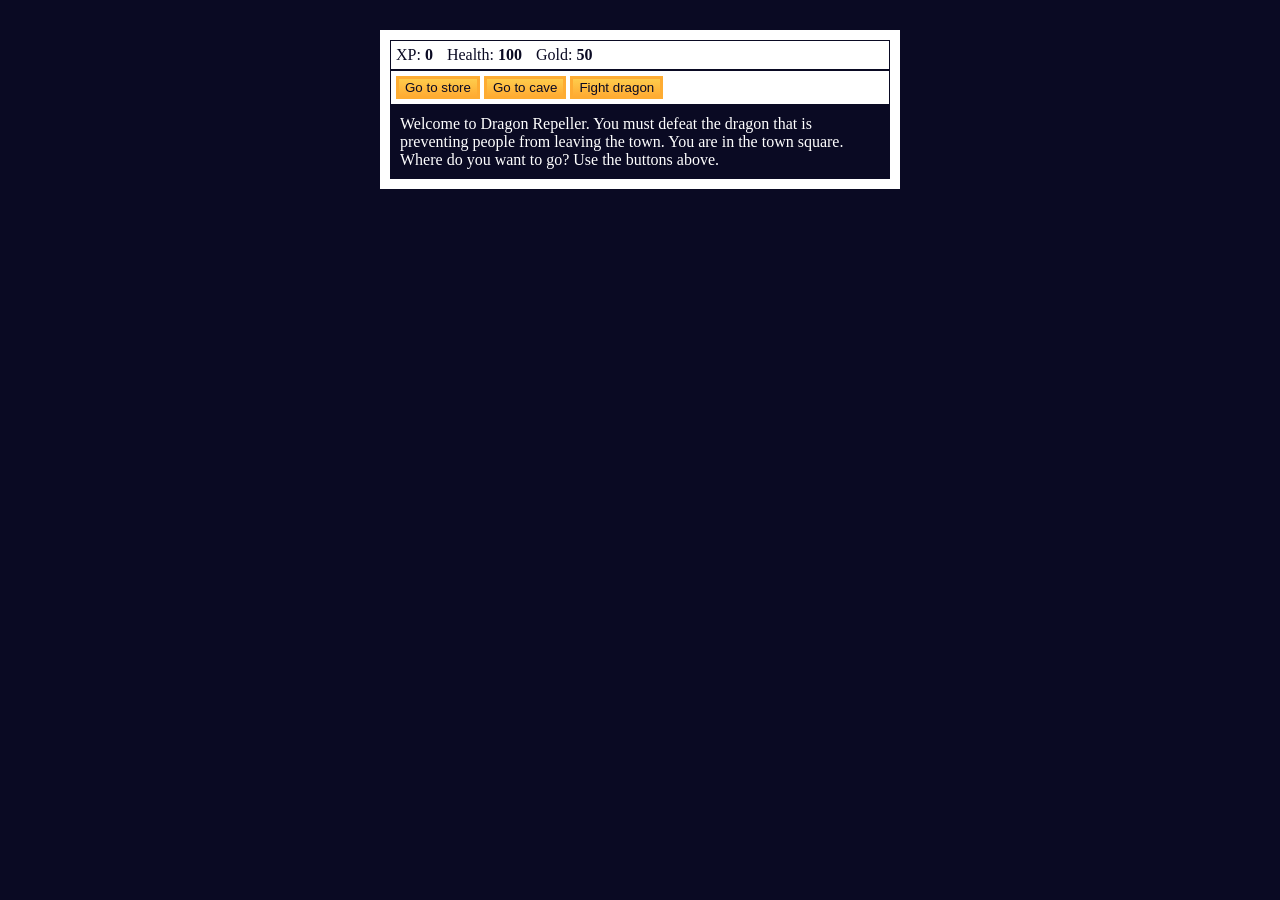
<file: index.html>
<!DOCTYPE html>
<html lang="en">
  <head>
    <meta charset="utf-8">
    <link rel="stylesheet" href="./styles.css">
    <title>RPG - Dragon Repeller</title>
  </head>
  <body>
    <div id="game">
      <div id="stats">
        <span class="stat">XP: <strong><span id="xpText">0</span></strong></span>
        <span class="stat">Health: <strong><span id="healthText">100</span></strong></span>
        <span class="stat">Gold: <strong><span id="goldText">50</span></strong></span>
      </div>
      <div id="controls">
        <button id="button1">Go to store</button>
        <button id="button2">Go to cave</button>
        <button id="button3">Fight dragon</button>
      </div>
      <div id="monsterStats">
        <span class="stat">Monster Name: <strong><span id="monsterName"></span></strong></span>
        <span class="stat">Health: <strong><span id="monsterHealth"></span></strong></span>
      </div>
      <div id="text">
        Welcome to Dragon Repeller. You must defeat the dragon that is preventing people from leaving the town. You are in the town square. Where do you want to go? Use the buttons above.
      </div>
    </div>
    <script src="./script.js"></script>
  </body>
</html>
</file>
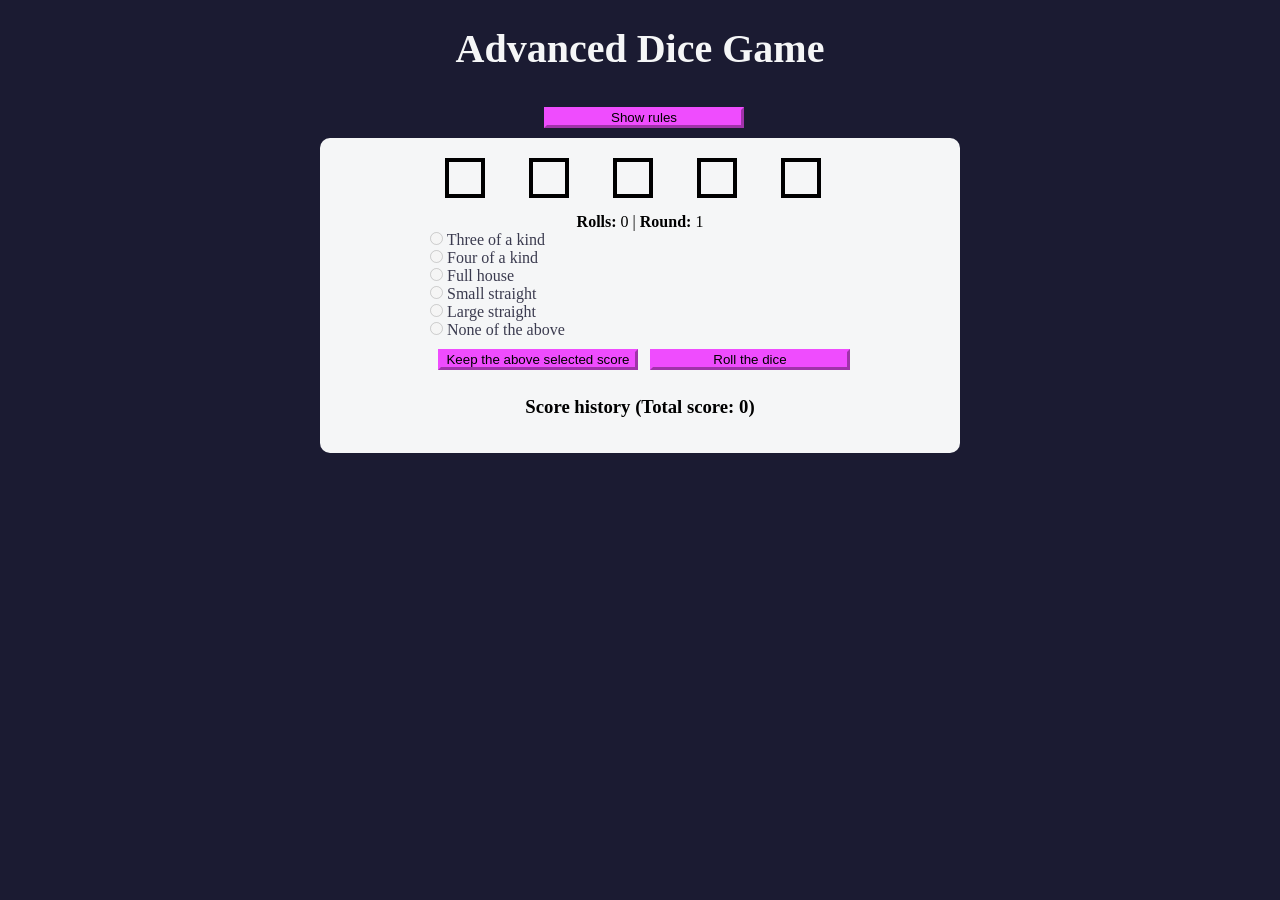
<file: Advanced Dice Game/index.html>
<!DOCTYPE html>
<html lang="en">

<head>
  <meta charset="utf-8" />
  <meta name="viewport" content="width=device-width, initial-scale=1.0" />
  <title>Advanced Dice Game</title>
  <link rel="stylesheet" href="styles.css" />
</head>

<body>
  <header>
    <h1>Advanced Dice Game</h1>
    <button class="btn" id="rules-btn" type="button">Show rules</button>
    <div class="rules-container">
      <h2>Rules</h2>
      <ul>
        <li>There are total of six rounds</li>
        <li>You can only roll the dice three times per round</li>
        <li>To start the game, roll the dice</li>
        <li>
          Then, choose from one of the selected scores or roll the dice again
        </li>
        <li>
          If you choose a selected score, then you will move to the next round
        </li>
        <li>
          If you decline to choose a selected score, then you can roll the
          dice again two more times
        </li>
      </ul>
      <h2 class="points">Points</h2>
      <ul>
        <li>Three of a kind: Sum of all five dice</li>
        <li>Four of a kind: Sum of all five dice</li>
        <li>Full house: Three of a kind and a pair - 25 points</li>
        <li>
          Small straight: Four of the dice have consecutive values - 30 points
        </li>
        <li>
          Large straight: All five dice have consecutive values - 40 points
        </li>
      </ul>
    </div>
  </header>

  <main>
    <form id="game">
      <div id="dice">
        <div class="die"></div>
        <div class="die"></div>
        <div class="die"></div>
        <div class="die"></div>
        <div class="die"></div>
      </div>

      <p class="rounds-text">
        <strong>Rolls:</strong> <span id="current-round-rolls">0</span> |
        <strong>Round:</strong> <span id="current-round">1</span>
      </p>

      <div id="score-options">
        <div>
          <input type="radio" name="score-options" id="three-of-a-kind" value="three-of-a-kind" disabled />
          <label for="three-of-a-kind">Three of a kind<span></span></label>
        </div>
        <div>
          <input type="radio" name="score-options" id="four-of-a-kind" value="four-of-a-kind" disabled />
          <label for="four-of-a-kind">Four of a kind<span></span></label>
        </div>
        <div>
          <input type="radio" name="score-options" id="full-house" value="full-house" disabled />
          <label for="full-house">Full house<span></span></label>
        </div>
        <div>
          <input type="radio" name="score-options" id="small-straight" value="small-straight" disabled />
          <label for="small-straight">Small straight<span></span></label>
        </div>
        <div>
          <input type="radio" name="score-options" id="large-straight" value="large-straight" disabled />
          <label for="large-straight">Large straight<span></span></label>
        </div>

        <div>
          <input type="radio" name="score-options" id="none" value="none" disabled />
          <label for="none">None of the above<span></span></label>
        </div>
      </div>

      <button class="btn" id="keep-score-btn" type="button">
        Keep the above selected score
      </button>
      <button class="btn" id="roll-dice-btn" type="button">
        Roll the dice
      </button>
    </form>

    <div id="scores">
      <h3>Score history (Total score: <span id="total-score">0</span>)</h3>
      <ol id="score-history"></ol>
    </div>
  </main>
  <script src="./script.js"></script>
</body>

</html>
</file>
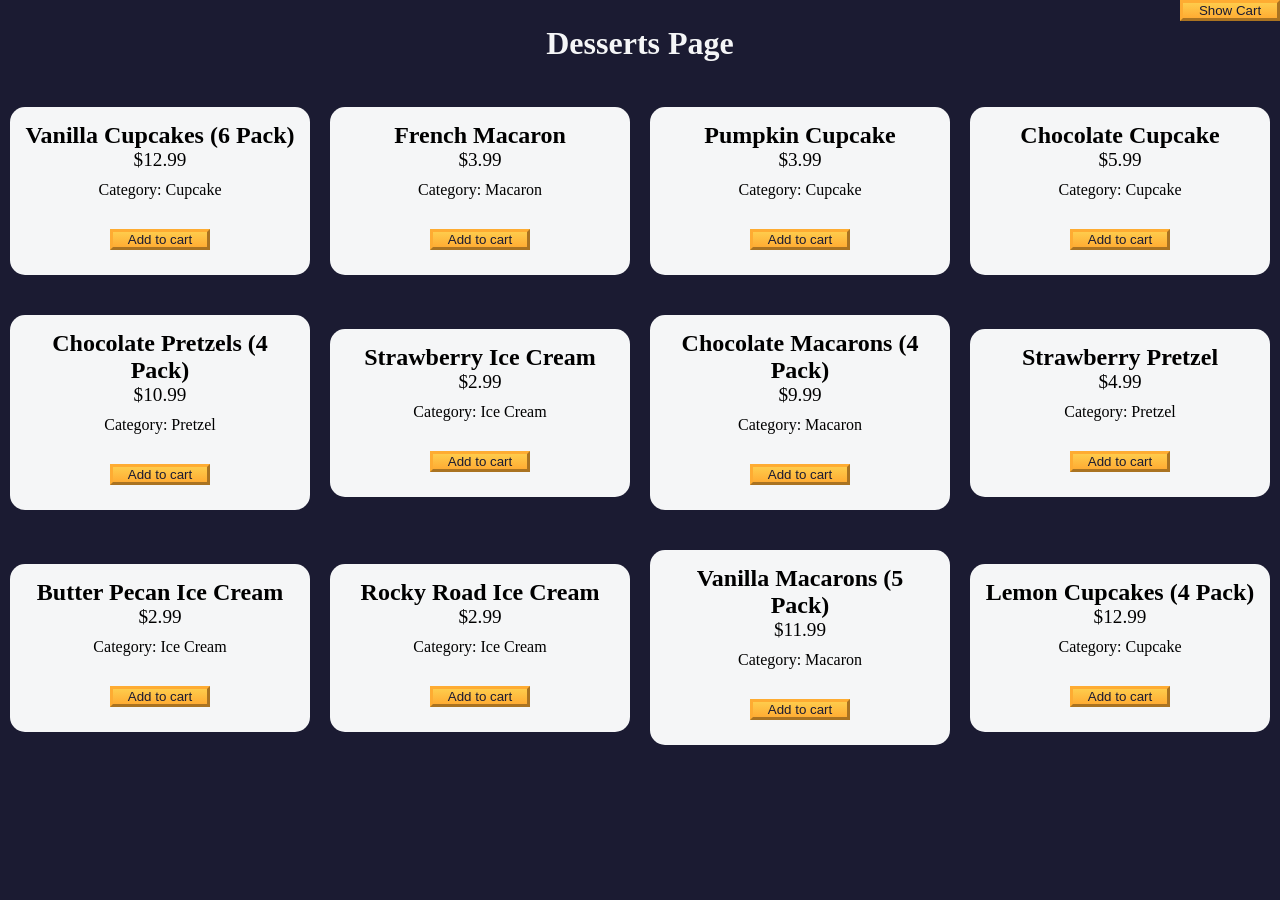
<file: BASIC OOP Shopping Cart/index.html>
<!DOCTYPE html>
<html lang="en">
  <head>
    <meta charset="UTF-8" />
    <meta http-equiv="X-UA-Compatible" content="IE=edge" />
    <meta name="viewport" content="width=device-width, initial-scale=1.0" />
    <title>freeCodeCamp Shopping Cart</title>
    <link rel="stylesheet" href="./styles.css" />
  </head>
  <body>
    <header>
      <h1 class="title">Desserts Page</h1>
    </header>
    <main>
      <button id="cart-btn" type="button" class="btn">
        <span id="show-hide-cart">Show</span> Cart
      </button>
      <div id="cart-container">
        <button class="btn" id="clear-cart-btn">Clear Cart</button>
        <div id="products-container"></div>
        <p>Total number of items: <span id="total-items">0</span></p>
        <p>Subtotal: <span id="subtotal">$0</span></p>
        <p>Taxes: <span id="taxes">$0</span></p>
        <p>Total: <span id="total">$0</span></p>
      </div>
      <div id="dessert-card-container"></div>
    </main>
    <script src="./script.js"></script>
  </body>
</html>
</file>
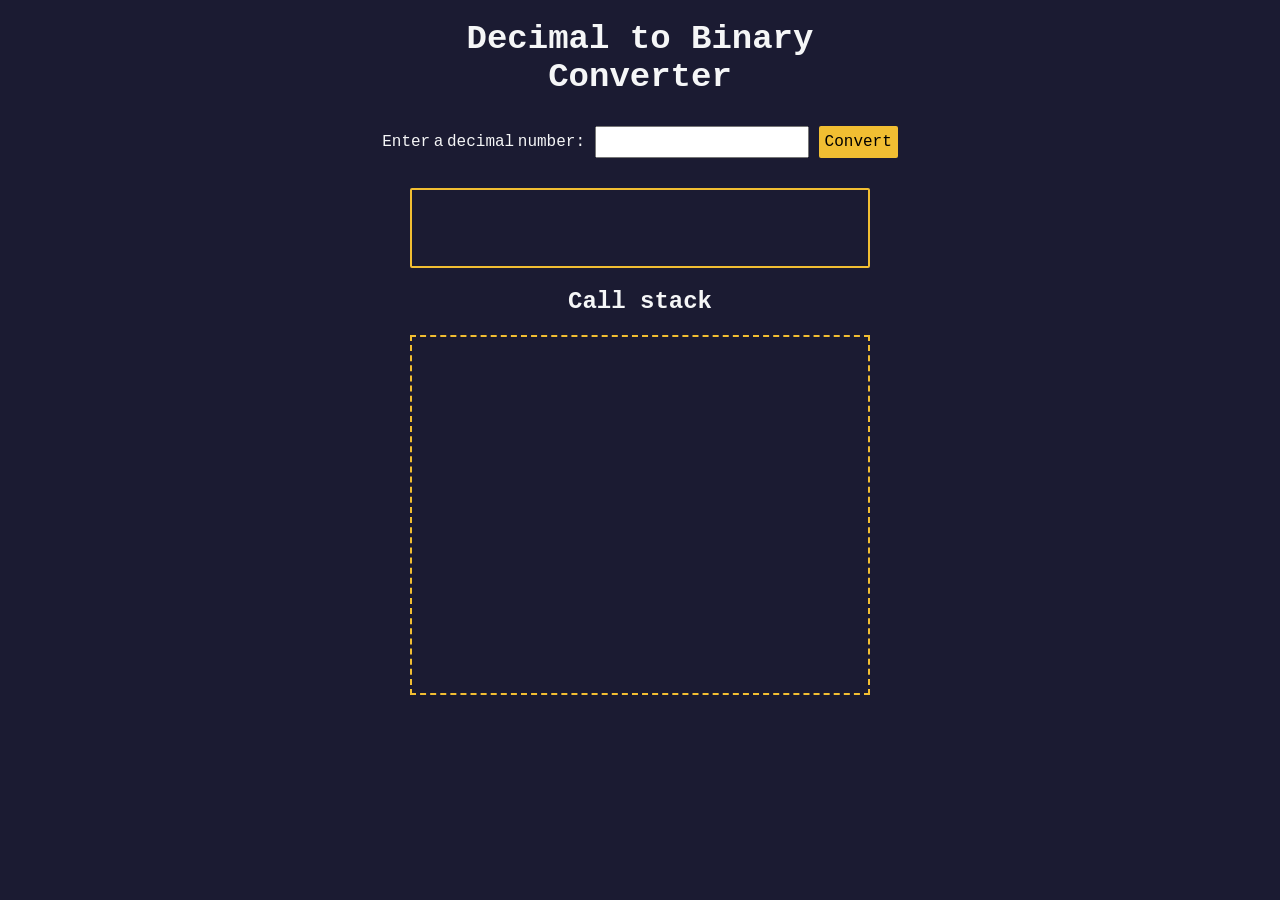
<file: Binary Counter/index.html>
<!DOCTYPE html>
<html lang="en">
  <head>
    <meta charset="UTF-8" />
    <meta http-equiv="X-UA-Compatible" content="IE=edge" />
    <meta name="viewport" content="width=device-width, initial-scale=1.0" />
    <title>Decimal to Binary Converter</title>
    <link rel="stylesheet" href="styles.css" />
  </head>
  <body>
    <h1>
      Decimal to Binary <br />
      Converter
    </h1>
    <section class="input-container">
      <label for="number-input">Enter a decimal number:</label>
      <input
        value=""
        type="number"
        name="decimal number input"
        id="number-input"
        class="number-input"
      />
      <button class="convert-btn" id="convert-btn">Convert</button>
    </section>
    <section class="output-container">
      <output id="result" for="number-input"></output>
      <h2>Call stack</h2>
      <div id="animation-container"></div>
    </section>
    <script src="script.js"></script>
  </body>
</html>
</file>
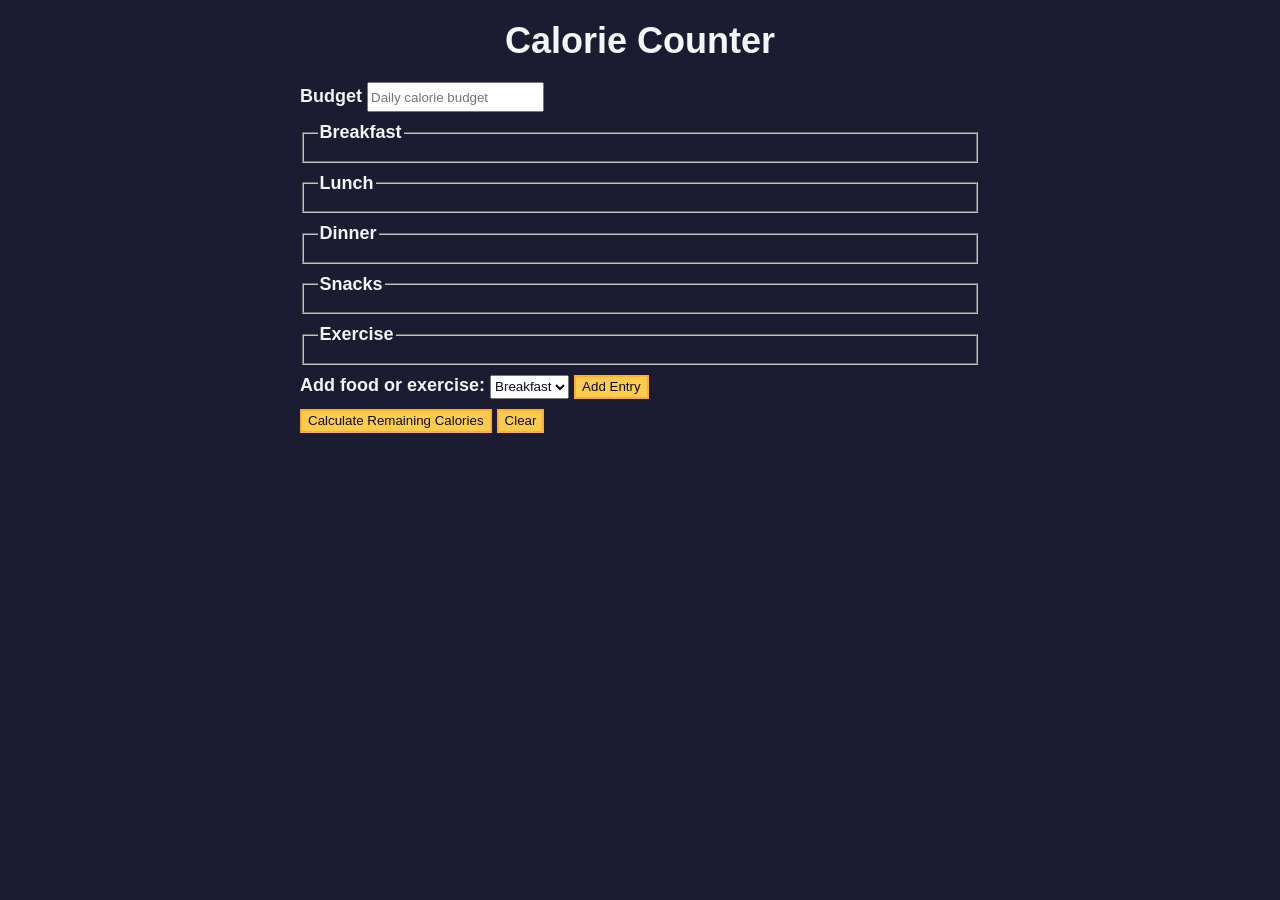
<file: Calorie Counter/index.html>
<!DOCTYPE html>
<html lang="en">
  <head>
    <meta charset="utf-8" />
    <meta name="viewport" content="width=device-width, initial-scale=1.0" />
    <link rel="stylesheet" href="styles.css" />
    <title>Calorie Counter</title>
  </head>
  <body>
    <main>
      <h1>Calorie Counter</h1>
      <div class="container">
        <form id="calorie-counter">
          <label for="budget">Budget</label>
          <input
            type="number"
            min="0"
            id="budget"
            placeholder="Daily calorie budget"
            required
          />
          <fieldset id="breakfast">
            <legend>Breakfast</legend>
            <div class="input-container"></div>
          </fieldset>
          <fieldset id="lunch">
            <legend>Lunch</legend>
            <div class="input-container"></div>
          </fieldset>
          <fieldset id="dinner">
            <legend>Dinner</legend>
            <div class="input-container"></div>
          </fieldset>
          <fieldset id="snacks">
            <legend>Snacks</legend>
            <div class="input-container"></div>
          </fieldset>
          <fieldset id="exercise">
            <legend>Exercise</legend>
            <div class="input-container"></div>
          </fieldset>
          <div class="controls">
            <span>
              <label for="entry-dropdown">Add food or exercise:</label>
              <select id="entry-dropdown" name="options">
                <option value="breakfast" selected>Breakfast</option>
                <option value="lunch">Lunch</option>
                <option value="dinner">Dinner</option>
                <option value="snacks">Snacks</option>
                <option value="exercise">Exercise</option>
              </select>
              <button type="button" id="add-entry">Add Entry</button>
            </span>
          </div>
          <div>
            <button type="submit">
              Calculate Remaining Calories
            </button>
            <button type="button" id="clear">Clear</button>
          </div>
        </form>
        <div id="output" class="output hide"></div>
      </div>
    </main>
    <script src="./script.js"></script>
  </body>
</html>
</file>
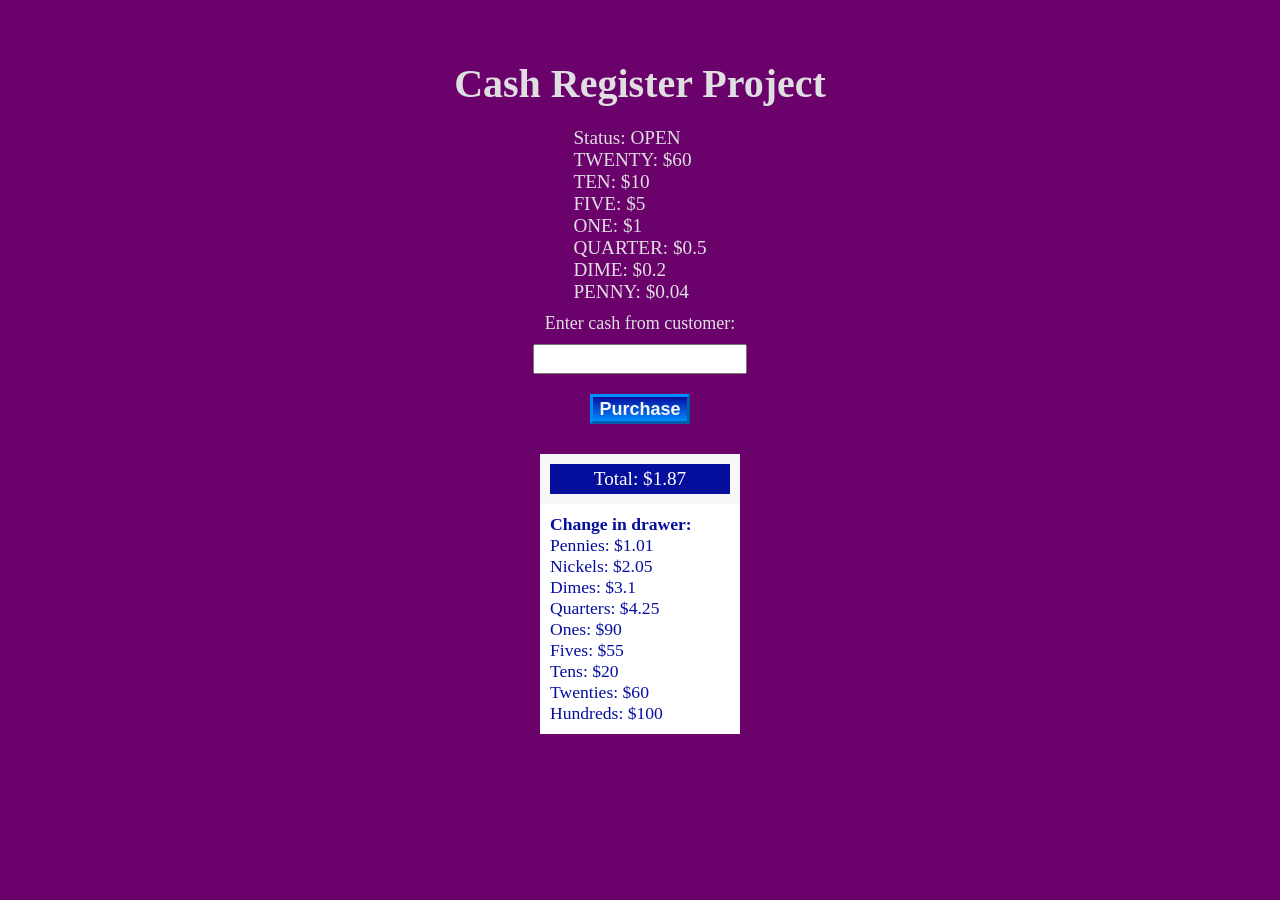
<file: Cash Register/index.html>
<!DOCTYPE html>
<html lang="en"><head>
    <meta charset="UTF-8">
    <meta name="viewport" content="width=device-width, initial-scale=1.0">
    <title>Cash Register</title>
    <link rel="stylesheet" href="./styles.css">
  </head>
  <body>
    <main>
      <h1>Cash Register Project</h1>
      <div id="change-due"><p>Status: OPEN</p><p>TWENTY: $60</p><p>TEN: $10</p><p>FIVE: $5</p><p>ONE: $1</p><p>QUARTER: $0.5</p><p>DIME: $0.2</p><p>PENNY: $0.04</p></div>
      <div class="input-div">
        <label for="cash">Enter cash from customer:</label>
        <input type="number" id="cash" class="user-input" value="">
        <button class="check-btn-styles" id="purchase-btn">Purchase</button>
      </div>
      <div class="container">
        <div class="top-display-screen-container">
          <p id="price-screen" class="price-screen">Total: $3.26</p>
          <div id="cash-drawer-display" class="cash-drawer-display"><p><strong>Change in drawer:</strong></p>
    <p>Pennies: $0.85</p><p>Nickels: $2.05</p><p>Dimes: $2.3</p><p>Quarters: $2.25</p><p>Ones: $86</p><p>Fives: $40</p><p>Tens: $0</p><p>Twenties: $0</p><p>Hundreds: $100</p>
  </div>
    </main>
    <script src="./script.js"></script>
  </body>
</html>
</file>
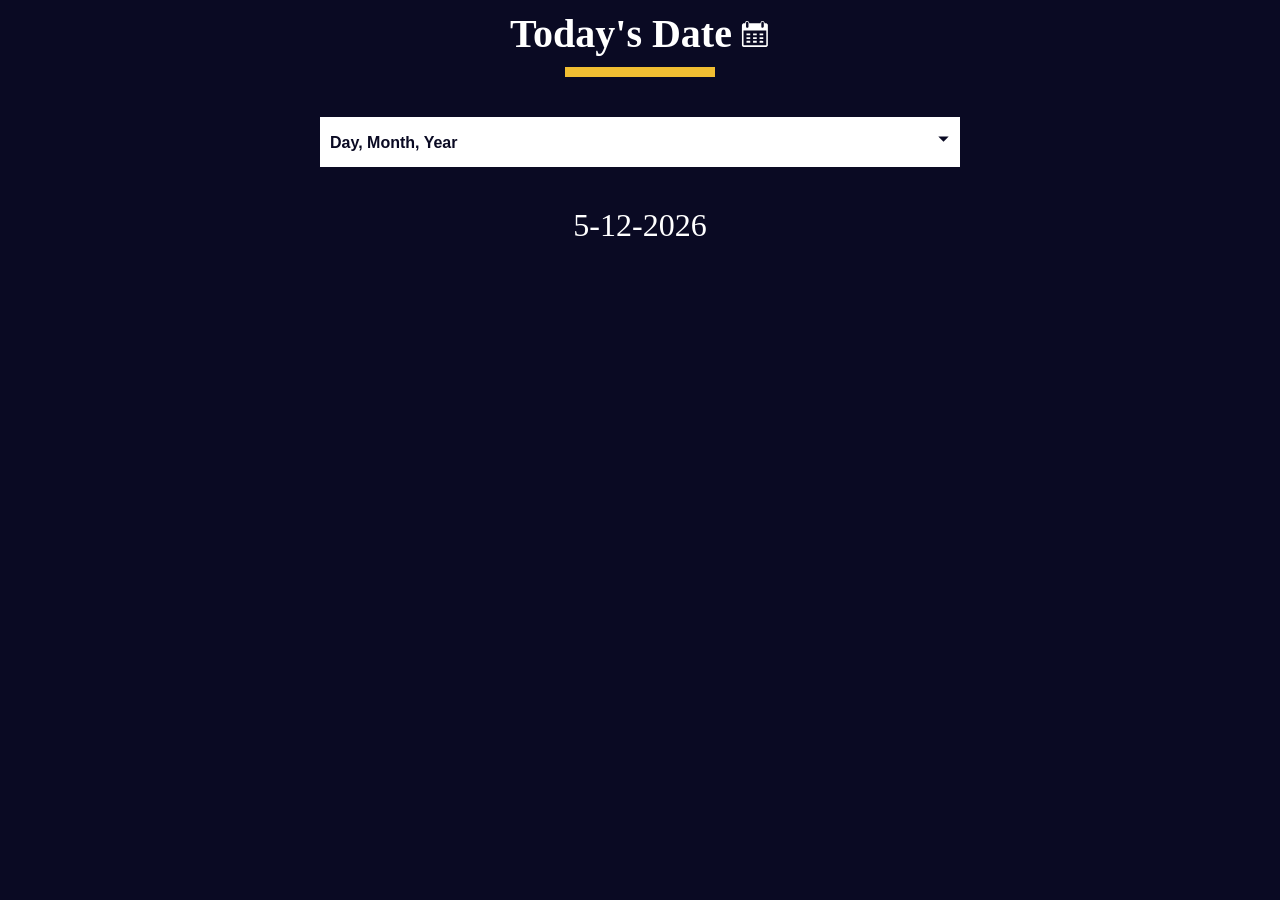
<file: Date Formatter/index.html>
<!DOCTYPE html>
<html lang="en">
  <head>
    <meta charset="UTF-8" />
    <meta http-equiv="X-UA-Compatible" content="IE=edge" />
    <meta name="viewport" content="width=device-width, initial-scale=1.0" />
    <title>Learn the Date Object by Building a Date Formatter</title>
    <link rel="stylesheet" href="./styles.css" />
  </head>
  <body>
    <main>
      <div class="title-container">
        <h1 class="title">Today's Date</h1>

        <svg
          class="date-svg"
          xmlns="http://www.w3.org/2000/svg"
          version="1.0"
          width="512.000000pt"
          height="512.000000pt"
          viewBox="0 0 512.000000 512.000000"
          preserveAspectRatio="xMidYMid meet"
        >
          <g
            transform="translate(0.000000,512.000000) scale(0.100000,-0.100000)"
            fill="#fff"
            stroke="none"
          >
            <path
              d="M1145 4777 c-71 -24 -120 -54 -164 -102 -59 -64 -83 -124 -89 -216 l-4 -77 -147 -3 c-142 -4 -149 -5 -213 -37 -81 -40 -149 -111 -177 -188 -21 -54 -21 -64 -21 -1789 0 -1725 0 -1735 21 -1789 28 -77 96 -148 177 -188 l67 -33 1950 0 1950 0 67 33 c74 36 133 96 170 170 l23 47 0 1760 0 1760 -23 47 c-37 74 -96 134 -169 170 -63 31 -71 32 -213 36 l-148 4 -4 77 c-8 133 -82 242 -200 297 -54 25 -75 29 -148 29 -94 -1 -151 -20 -220 -75 -75 -59 -130 -181 -130 -287 l0 -43 -954 0 -954 0 -7 74 c-12 137 -89 251 -201 303 -66 30 -179 39 -239 20z m209 -164 c23 -16 52 -49 66 -73 l25 -45 0 -365 0 -365 -28 -47 c-30 -52 -88 -92 -149 -103 -54 -10 -137 17 -175 57 -65 69 -64 60 -61 471 l3 373 27 41 c17 26 45 50 80 68 71 35 151 31 212 -12z m2594 11 c41 -20 59 -37 82 -78 l30 -51 0 -360 c0 -329 -2 -364 -19 -401 -36 -79 -137 -133 -222 -119 -57 10 -125 58 -151 107 -23 42 -23 50 -26 388 -3 377 -1 403 51 465 62 76 162 95 255 49z m537 -2717 l0 -1239 -24 -19 c-23 -19 -67 -19 -1916 -19 -1849 0 -1893 0 -1916 19 l-24 19 -3 1241 -2 1241 1942 -2 1943 -3 0 -1238z"
            />
            <path
              d="M1112 2493 l3 -158 318 -3 317 -2 0 160 0 160 -320 0 -321 0 3 -157z"
            />
            <path
              d="M2230 2490 l0 -160 315 0 315 0 0 160 0 160 -315 0 -315 0 0 -160z"
            />
            <path
              d="M3342 2493 l3 -158 310 0 310 0 3 158 3 157 -316 0 -316 0 3 -157z"
            />
            <path
              d="M1110 1855 l0 -155 320 0 320 0 0 155 0 155 -320 0 -320 0 0 -155z"
            />
            <path
              d="M2230 1855 l0 -155 315 0 315 0 0 155 0 155 -315 0 -315 0 0 -155z"
            />
            <path
              d="M3340 1855 l0 -155 315 0 315 0 0 155 0 155 -315 0 -315 0 0 -155z"
            />
            <path
              d="M1117 1383 c-4 -3 -7 -78 -7 -165 l0 -158 320 0 320 0 0 165 0 165 -313 0 c-173 0 -317 -3 -320 -7z"
            />
            <path
              d="M2230 1225 l0 -165 315 0 315 0 0 165 0 165 -315 0 -315 0 0 -165z"
            />
            <path
              d="M3347 1383 c-4 -3 -7 -78 -7 -165 l0 -158 315 0 315 0 -2 163 -3 162 -306 3 c-168 1 -308 -1 -312 -5z"
            />
          </g>
        </svg>
      </div>
      <div class="divider"></div>

      <div class="dropdown-container">
        <select name="date-options" id="date-options">
          <option value="dd-mm-yyyy">Day, Month, Year</option>
          <option value="yyyy-mm-dd">Year, Month, Day</option>
          <option value="mm-dd-yyyy-h-mm">
            Month, Day, Year, Hours, Minutes
          </option>
        </select>
        <div class="select-icon">
          <svg
            class="icon"
            xmlns="http://www.w3.org/2000/svg"
            width="25"
            height="35"
            viewBox="0 0 24 24"
          >
            <rect x="0" fill="none" width="24" height="24" />

            <g>
              <path d="M7 10l5 5 5-5" />
            </g>
          </svg>
        </div>
      </div>

      <p id="current-date"></p>
    </main>

    <script src="./script.js"></script>
  </body>
</html>
</file>
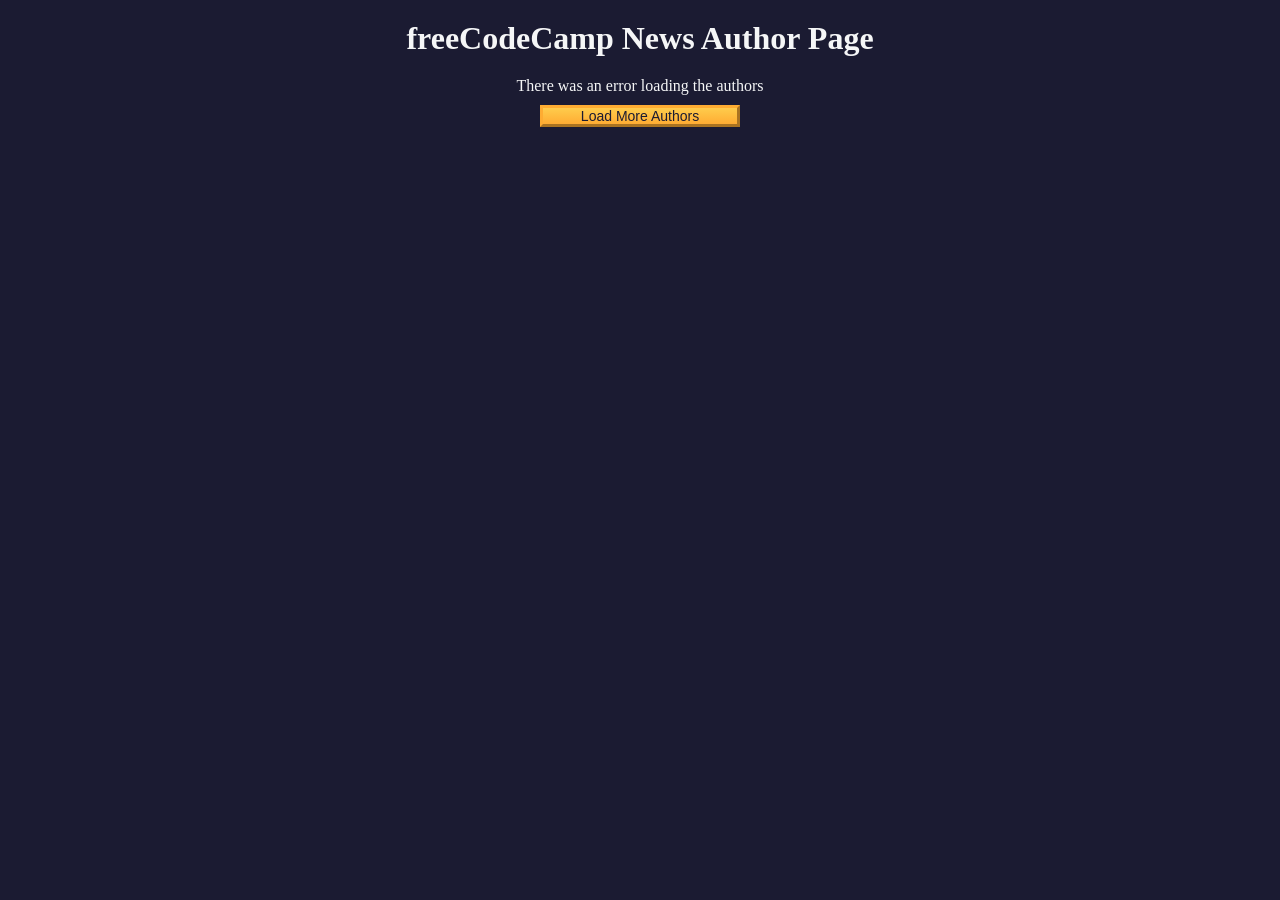
<file: Fetch and Promises/index.html>
<!DOCTYPE html>
<html lang="en">
  <head>
    <meta charset="UTF-8" />
    <meta http-equiv="X-UA-Compatible" content="IE=edge" />
    <meta name="viewport" content="width=device-width, initial-scale=1.0" />
    <title>freeCodeCamp News Author Page</title>
    <link rel="stylesheet" href="./styles.css" />
  </head>
  <body>
    <h1 class="title">freeCodeCamp News Author Page</h1>

    <main>
      <div id="author-container"></div>
      <button class="btn" id="load-more-btn">Load More Authors</button>
    </main>

    <script src="./script.js"></script>
  </body>
</html>
</file>
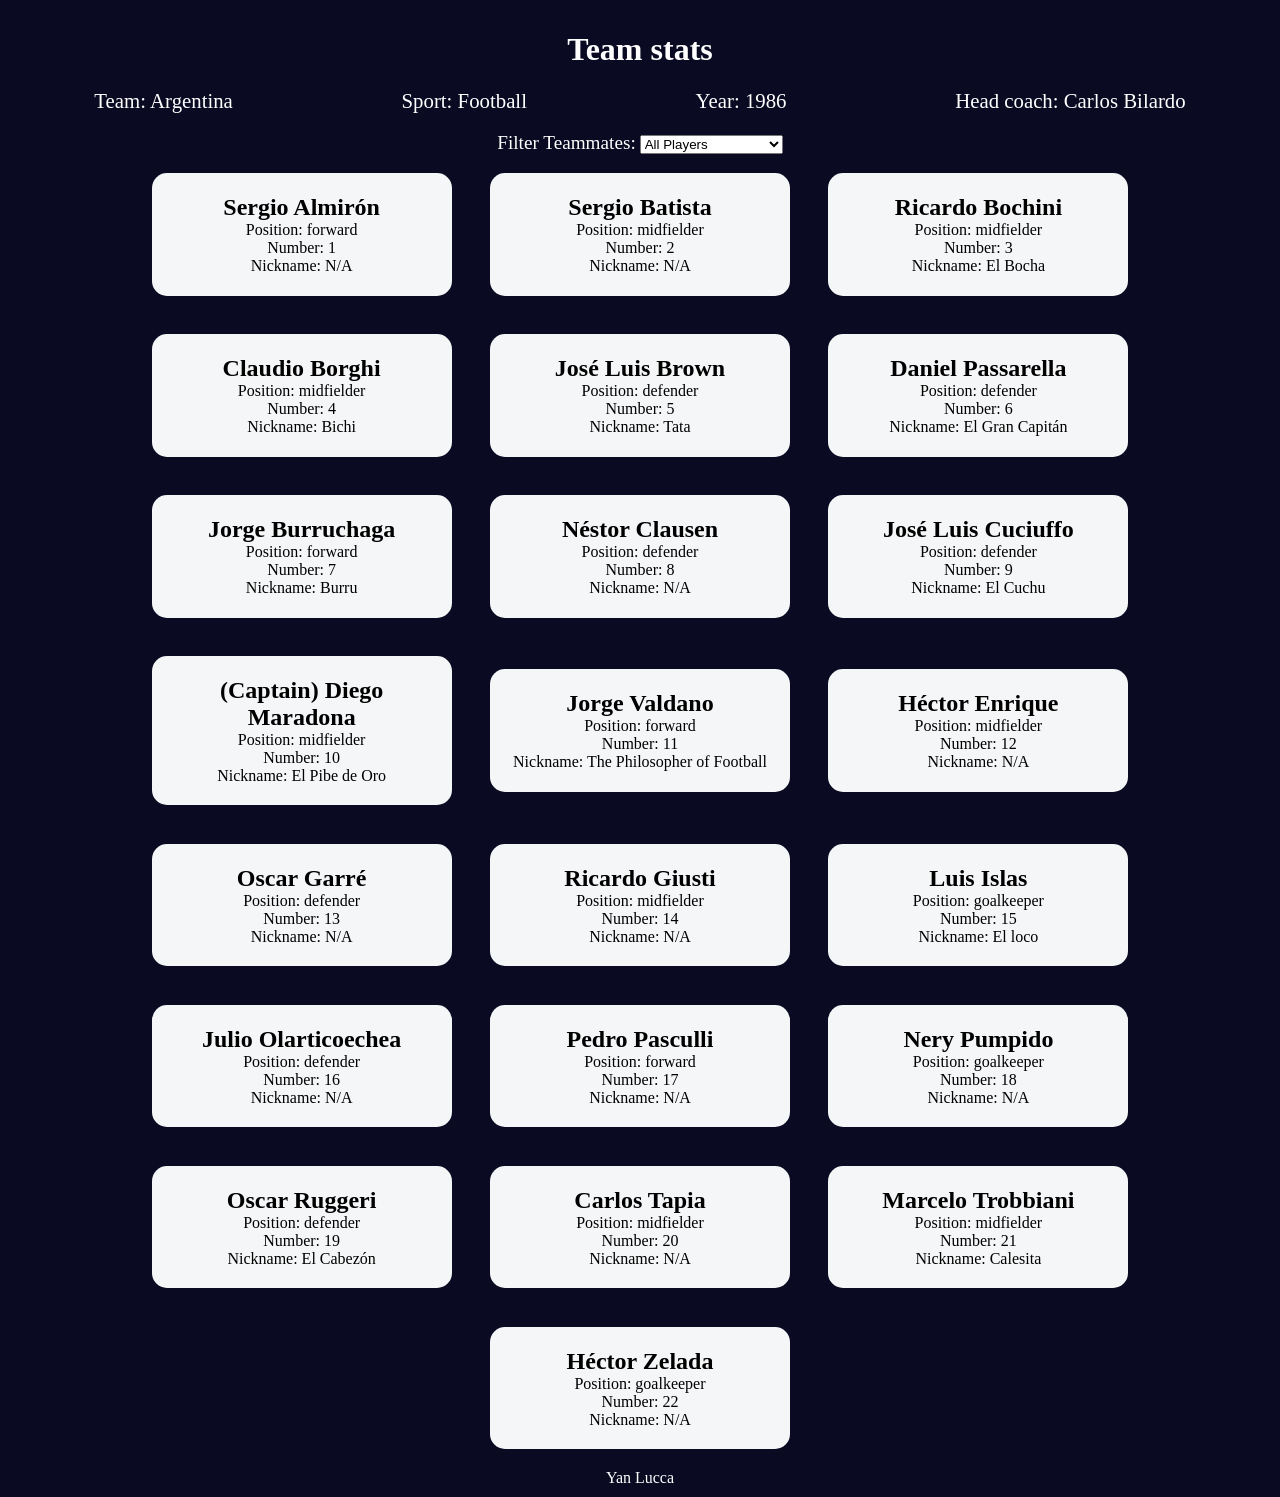
<file: Football Team Cards/index.html>
<!DOCTYPE html>
<html lang="en">
  <head>
    <meta charset="UTF-8" />
    <meta http-equiv="X-UA-Compatible" content="IE=edge" />
    <meta name="viewport" content="width=device-width, initial-scale=1.0" />
    <title>
      Learn Modern JavaScript methods by building football team cards
    </title>
    <link rel="stylesheet" href="styles.css" />
  </head>
  <body>
    <h1 class="title">Team stats</h1>
    <main>
      <div class="team-stats">
        <p>Team: <span id="team"></span></p>
        <p>Sport: <span id="sport"></span></p>
        <p>Year: <span id="year"></span></p>
        <p>Head coach: <span id="head-coach"></span></p>
      </div>
      <label class="options-label" for="players">Filter Teammates:</label>
      <select name="players" id="players">
        <option value="all">All Players</option>
        <option value="nickname">Nicknames</option>
        <option value="forward">Position Forward</option>
        <option value="midfielder">Position Midfielder</option>
        <option value="defender">Position Defender</option>
        <option value="goalkeeper">Position Goalkeeper</option>
      </select>
      <div class="cards" id="player-cards">
        <div class="player-card">
          <h2>Sergio Almirón</h2>
          <p>Position: forward</p>
          <p>Number: 1</p>
          <p>Nickname: N/A</p>
        </div>
        <div class="player-card">
          <h2>Sergio Batista</h2>
          <p>Position: midfielder</p>
          <p>Number: 2</p>
          <p>Nickname: N/A</p>
        </div>
        <div class="player-card">
          <h2>Ricardo Bochini</h2>
          <p>Position: midfielder</p>
          <p>Number: 3</p>
          <p>Nickname: El Bocha</p>
        </div>
        <div class="player-card">
          <h2>Claudio Borghi</h2>
          <p>Position: midfielder</p>
          <p>Number: 4</p>
          <p>Nickname: Bichi</p>
        </div>
        <div class="player-card">
          <h2>José Luis Brown</h2>
          <p>Position: defender</p>
          <p>Number: 5</p>
          <p>Nickname: Tata</p>
        </div>
        <div class="player-card">
          <h2>Daniel Passarella</h2>
          <p>Position: defender</p>
          <p>Number: 6</p>
          <p>Nickname: El Gran Capitán</p>
        </div>
        <div class="player-card">
          <h2>Jorge Burruchaga</h2>
          <p>Position: forward</p>
          <p>Number: 7</p>
          <p>Nickname: Burru</p>
        </div>
        <div class="player-card">
          <h2>Néstor Clausen</h2>
          <p>Position: defender</p>
          <p>Number: 8</p>
          <p>Nickname: N/A</p>
        </div>
        <div class="player-card">
          <h2>José Luis Cuciuffo</h2>
          <p>Position: defender</p>
          <p>Number: 9</p>
          <p>Nickname: El Cuchu</p>
        </div>
        <div class="player-card">
          <h2>(Captain) Diego Maradona</h2>
          <p>Position: midfielder</p>
          <p>Number: 10</p>
          <p>Nickname: El Pibe de Oro</p>
        </div>
        <div class="player-card">
          <h2>Jorge Valdano</h2>
          <p>Position: forward</p>
          <p>Number: 11</p>
          <p>Nickname: The Philosopher of Football</p>
        </div>
        <div class="player-card">
          <h2>Héctor Enrique</h2>
          <p>Position: midfielder</p>
          <p>Number: 12</p>
          <p>Nickname: N/A</p>
        </div>
        <div class="player-card">
          <h2>Oscar Garré</h2>
          <p>Position: defender</p>
          <p>Number: 13</p>
          <p>Nickname: N/A</p>
        </div>
        <div class="player-card">
          <h2>Ricardo Giusti</h2>
          <p>Position: midfielder</p>
          <p>Number: 14</p>
          <p>Nickname: N/A</p>
        </div>
        <div class="player-card">
          <h2>Luis Islas</h2>
          <p>Position: goalkeeper</p>
          <p>Number: 15</p>
          <p>Nickname: El loco</p>
        </div>
        <div class="player-card">
          <h2>Julio Olarticoechea</h2>
          <p>Position: defender</p>
          <p>Number: 16</p>
          <p>Nickname: N/A</p>
        </div>
        <div class="player-card">
          <h2>Pedro Pasculli</h2>
          <p>Position: forward</p>
          <p>Number: 17</p>
          <p>Nickname: N/A</p>
        </div>
        <div class="player-card">
          <h2>Nery Pumpido</h2>
          <p>Position: goalkeeper</p>
          <p>Number: 18</p>
          <p>Nickname: N/A</p>
        </div>
        <div class="player-card">
          <h2>Oscar Ruggeri</h2>
          <p>Position: defender</p>
          <p>Number: 19</p>
          <p>Nickname: El Cabezón</p>
        </div>
        <div class="player-card">
          <h2>Carlos Tapia</h2>
          <p>Position: midfielder</p>
          <p>Number: 20</p>
          <p>Nickname: N/A</p>
        </div>
        <div class="player-card">
          <h2>Marcelo Trobbiani</h2>
          <p>Position: midfielder</p>
          <p>Number: 21</p>
          <p>Nickname: Calesita</p>
        </div>
        <div class="player-card">
          <h2>Héctor Zelada</h2>
          <p>Position: goalkeeper</p>
          <p>Number: 22</p>
          <p>Nickname: N/A</p>
        </div>
      </div>
    </main>
    <footer>Yan Lucca</footer>
    <script src="./script.js"></script>
  </body>
</html>
</file>
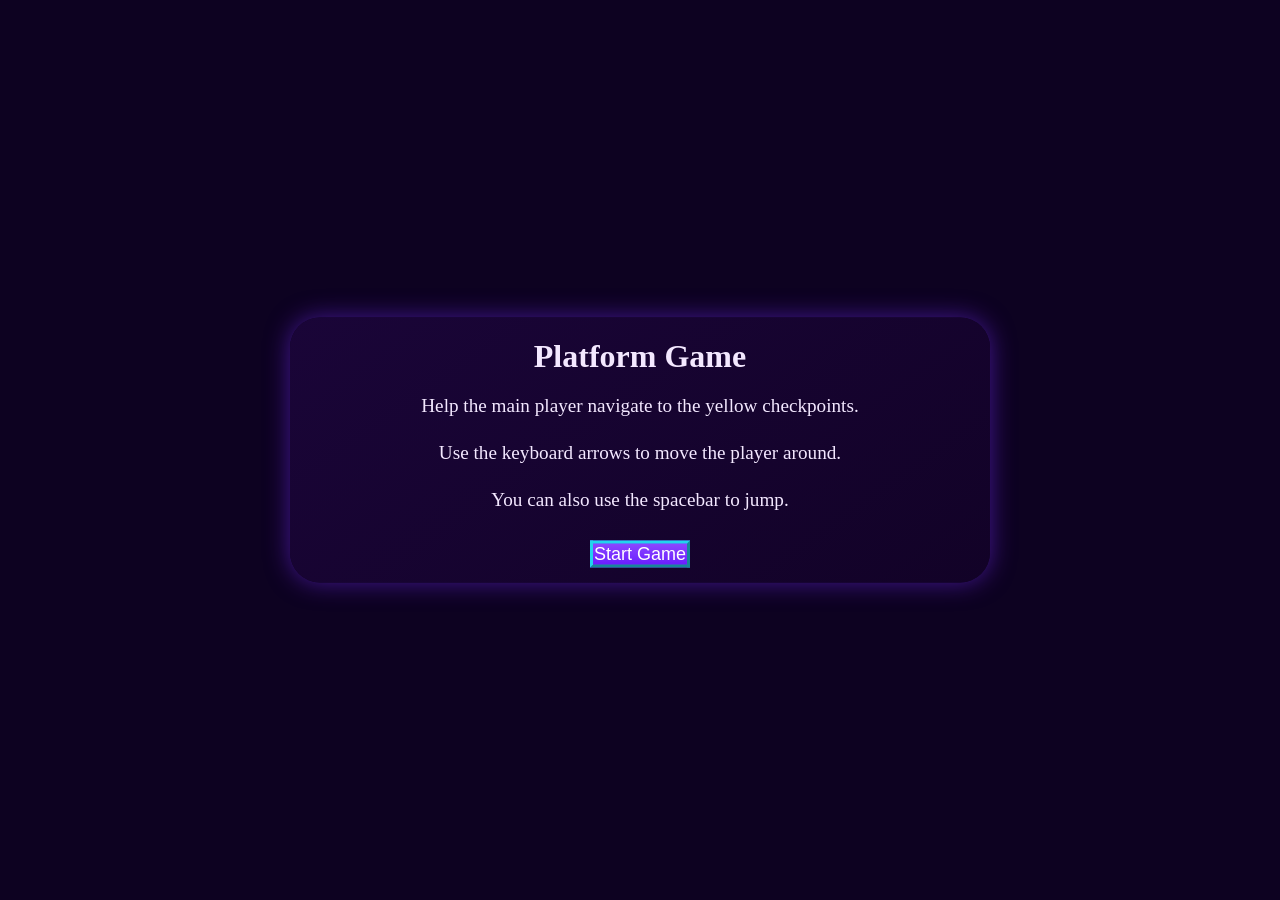
<file: Intermediate OOP Platformer Game/index.html>
<!DOCTYPE html>
<html lang="en">
  <head>
    <meta charset="UTF-8" />
    <meta http-equiv="X-UA-Compatible" content="IE=edge" />
    <meta name="viewport" content="width=device-width, initial-scale=1.0" />
    <title>Intermediate OOP Platformer Game</title>
    <link rel="stylesheet" href="./styles.css" />
  </head>
  <body>
    <div class="start-screen">
      <h1 class="main-title">Platform Game</h1>
      <p class="instructions">
        Help the main player navigate to the yellow checkpoints.
      </p>
      <p class="instructions">
        Use the keyboard arrows to move the player around.
      </p>
      <p class="instructions">You can also use the spacebar to jump.</p>

      <div class="btn-container">
        <button class="btn" id="start-btn">Start Game</button>
      </div>
    </div>

    <div class="checkpoint-screen">
      <h2>Congrats!</h2>
      <p>You reached the last checkpoint.</p>
    </div>

    <canvas id="canvas"></canvas>

    <script src="./script.js"></script>
  </body>
</html>
</file>
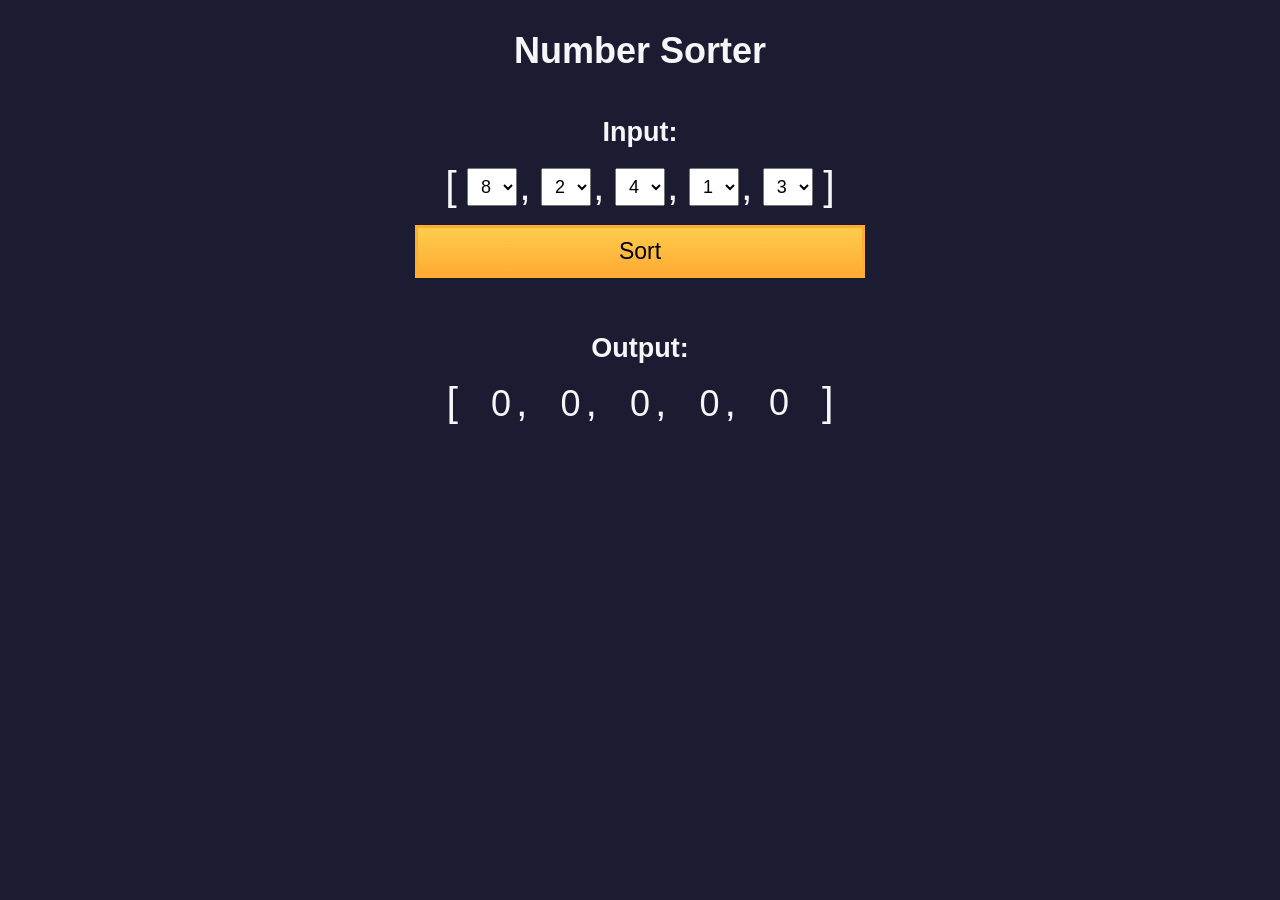
<file: Number Sorter/index.html>
<!DOCTYPE html>
<html>
  <head>
    <meta charset="UTF-8" />
    <meta name="viewport" content="width=device-width, initial-scale=1.0" />
    <link rel="stylesheet" type="text/css" href="./styles.css" />
    <title>Number Sorter</title>
  </head>
  <body>
    <main>
      <h1>Number Sorter</h1>
      <form id="form" class="form">
        <h2>Input:</h2>
        <fieldset>
          <span class="bracket">[</span>
          <div>
            <select
              name="values"
              class="values-dropdown"
              aria-label="first number"
            >
              <option value="0">0</option>
              <option value="1">1</option>
              <option value="2">2</option>
              <option value="3">3</option>
              <option value="4">4</option>
              <option value="5">5</option>
              <option value="6">6</option>
              <option value="7">7</option>
              <option value="8" selected>8</option>
              <option value="9">9</option>
            </select>
            <span class="comma">,</span>
          </div>
          <div>
            <select
              name="values"
              class="values-dropdown"
              aria-label="second number"
            >
              <option value="0">0</option>
              <option value="1">1</option>
              <option value="2" selected>2</option>
              <option value="3">3</option>
              <option value="4">4</option>
              <option value="5">5</option>
              <option value="6">6</option>
              <option value="7">7</option>
              <option value="8">8</option>
              <option value="9">9</option>
            </select>
            <span class="comma">,</span>
          </div>
          <div>
            <select
              name="values"
              class="values-dropdown"
              aria-label="third number"
            >
              <option value="0">0</option>
              <option value="1">1</option>
              <option value="2">2</option>
              <option value="3">3</option>
              <option value="4" selected>4</option>
              <option value="5">5</option>
              <option value="6">6</option>
              <option value="7">7</option>
              <option value="8">8</option>
              <option value="9">9</option>
            </select>
            <span class="comma">,</span>
          </div>
          <div>
            <select
              name="values"
              class="values-dropdown"
              aria-label="fourth number"
            >
              <option value="0">0</option>
              <option value="1" selected>1</option>
              <option value="2">2</option>
              <option value="3">3</option>
              <option value="4">4</option>
              <option value="5">5</option>
              <option value="6">6</option>
              <option value="7">7</option>
              <option value="8">8</option>
              <option value="9">9</option>
            </select>
            <span class="comma">,</span>
          </div>
          <div>
            <select
              name="values"
              class="values-dropdown"
              aria-label="fifth number"
            >
              <option value="0">0</option>
              <option value="1">1</option>
              <option value="2">2</option>
              <option value="3" selected>3</option>
              <option value="4">4</option>
              <option value="5">5</option>
              <option value="6">6</option>
              <option value="7">7</option>
              <option value="8">8</option>
              <option value="9">9</option>
            </select>
          </div>
          <span class="bracket">]</span>
        </fieldset>
        <button id="sort">Sort</button>
      </form>
      <div class="output-container">
        <h2>Output:</h2>
        <div class="output-array">
          <span class="bracket">[</span>
          <div>
            <span class="output-value" id="output-value-0">0</span>
            <span class="comma">,</span>
          </div>
          <div>
            <span class="output-value" id="output-value-1">0</span>
            <span class="comma">,</span>
          </div>
          <div>
            <span class="output-value" id="output-value-2">0</span>
            <span class="comma">,</span>
          </div>
          <div>
            <span class="output-value" id="output-value-3">0</span>
            <span class="comma">,</span>
          </div>
          <div>
            <span class="output-value" id="output-value-4">0</span>
          </div>
            <span class="bracket">]</span>
        </div>
      </div>
    </main>
    <script src="./script.js"></script>
  </body>
</html>
</file>
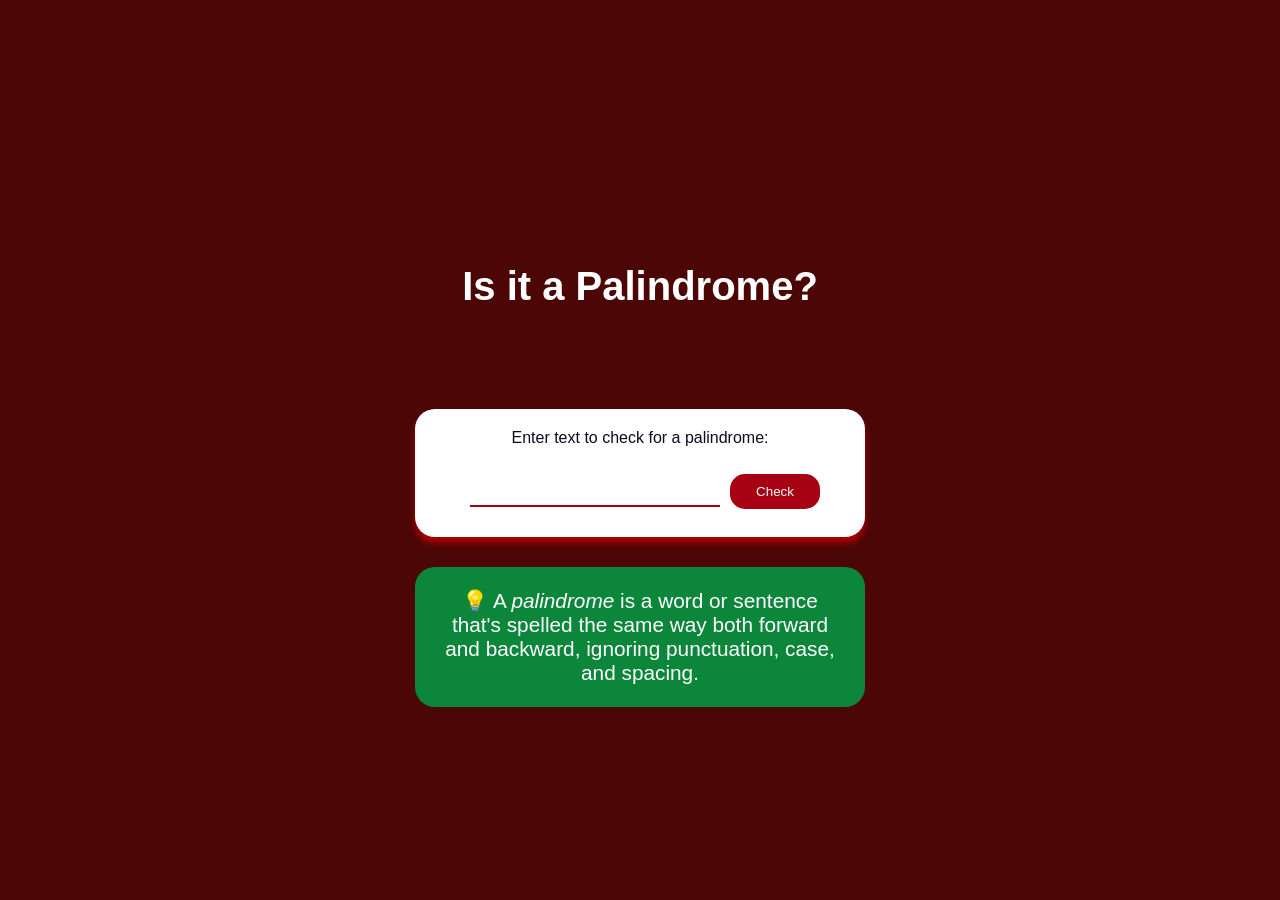
<file: Palindrome/index.html>
<!DOCTYPE html>
<html lang="en">
<head>
  <meta charset="UTF-8" />
  <meta name="viewport" content="width=device-width, initial-scale=1.0" />
  <title>Palindrome Checker</title>
  <link rel="stylesheet" href="./styles.css" />
</head>
<body>
  <main class="container">
    <h1 class="title">Is it a Palindrome?</h1>
    <div class="palindrome-div">
      <label for="text-input">Enter text to check for a palindrome: </label>
      <input class="palindrome-input" id="text-input" type="text"></input>
      <button type="submit" class="palindrome-btn" id="check-btn">Check</button>
      <div class="results-div hidden" id="result"></div>
    </div>
    <div class="palindrome-definition-div">
      <p class="palindrome-definition">
        <span role="img" aria-label="light-bulb">💡</span>
        A
        <dfn>palindrome</dfn>
        is a word or sentence that's spelled the same way both forward and backward, ignoring punctuation, case, and spacing.
      </p>
    </div>
  </main>
  <script src="./script.js"></script>
</body>
</html>
</file>
<file: styles.css>
body {
    background-color: #0a0a23;
  }
  
  #text {
    background-color: #0a0a23;
    color: #ffffff;
    padding: 10px;
  }
  
  #game {
    max-width: 500px;
    max-height: 400px;
    background-color: #ffffff;
    color: #ffffff;
    margin: 30px auto 0px;
    padding: 10px;
  }
  
  #controls,
  #stats {
    border: 1px solid #0a0a23;
    padding: 5px;
    color: #0a0a23;
  }
  
  #monsterStats {
    display: none;
    border: 1px solid #0a0a23;
    padding: 5px;
    color: #ffffff;
    background-color: #c70d0d;
  }
  
  .stat {
    padding-right: 10px;
  }
  
  button {
    cursor: pointer;
    color: #0a0a23;
    background-color: #feac32;
    background-image: linear-gradient(#fecc4c, #ffac33);
    border: 3px solid #feac32;
  }
</file>
<file: Advanced Dice Game/styles.css>
*,
*::before,
*::after {
  box-sizing: border-box;
  margin: 0;
  padding: 0;
}

:root {
  --dark-grey: #1b1b32;
  --light-grey: #f5f6f7;
  --black: #000;
  --white: #fff;
  --grey: #3b3b4f;
  --golden-yellow: #ef4cfe;
  --yellow: #ffcc4c;
  --gold: #ef4cfe;
  --orange: #ef4cfe;
  --dark-orange: #9808f8;
}

body {
  background-color: var(--dark-grey);
}

header {
  color: var(--light-grey);
  text-align: center;
}

h1 {
  font-size: 2.5rem;
  margin: 25px 0;
}

.rules-container {
  display: none;
  background-color: var(--light-grey);
  color: var(--black);
  width: 50%;
  margin: 20px auto;
  height: 300px;
  border-radius: 10px;
  overflow-y: scroll;
}

.rules-container ul {
  list-style-type: none;
}

.points {
  margin-top: 15px;
}

main {
  background-color: var(--light-grey);
  padding: 20px;
  display: grid;
  grid-template-columns: repeat(auto-fit, minmax(500px, 1fr));
  gap: 1rem;
  margin: auto;
  justify-items: center;
  width: 50%;
  border-radius: 10px;
}

#dice {
  display: flex;
  justify-content: space-around;
  margin-bottom: 15px;
}

.die {
  width: 40px;
  height: 40px;
  text-align: center;
  margin-right: 15px;
  border: 4px solid var(--black);
  padding: 10px;
}

.rounds-text {
  text-align: center;
}

input[type="radio"]:disabled + label {
  color: var(--grey);
}

#score-history {
  margin-top: 15px;
  text-align: center;
  list-style-position: inside;
}

.btn {
  cursor: pointer;
  width: 200px;
  margin: 10px 0 10px 0.5rem;
  color: var(--black);
  background-color: var(--gold);
  background-image: linear-gradient(var(--golden-yellow), var(--orange));
  border-color: var(--gold);
  border-width: 3px;
}

.btn:hover:enabled {
  background-image: linear-gradient(var(--yellow), var(--dark-orange));
}

@media (max-width: 992px) {
  main {
    width: 100%;
  }
}

@media (max-width: 500px) {
  .btn {
    width: 120px;
  }
}
</file>
<file: BASIC OOP Shopping Cart/styles.css>
*,
*::before,
*::after {
  margin: 0;
  padding: 0;
  box-sizing: border-box;
}

:root {
  --dark-grey: #1b1b32;
  --light-grey: #f5f6f7;
  --black: #000;
  --white: #fff;
  --grey: #3b3b4f;
  --golden-yellow: #fecc4c;
  --yellow: #ffcc4c;
  --gold: #feac32;
  --orange: #ffac33;
  --dark-orange: #f89808;
}

body {
  background-color: var(--dark-grey);
}

.title {
  color: var(--light-grey);
  text-align: center;
  margin: 25px 0;
}

#dessert-card-container {
  display: flex;
  flex-direction: column;
  flex-wrap: wrap;
  align-items: center;
}

.dessert-card {
  background-color: var(--light-grey);
  padding: 15px;
  text-align: center;
  border-radius: 15px;
  margin: 20px 10px;
}

.dessert-price {
  font-size: 1.2rem;
}

.btn {
  display: block;
  cursor: pointer;
  width: 100px;
  color: var(--dark-grey);
  background-color: var(--gold);
  background-image: linear-gradient(var(--golden-yellow), var(--orange));
  border-color: var(--gold);
  border-width: 3px;
}

.btn:hover {
  background-image: linear-gradient(var(--yellow), var(--dark-orange));
}

#cart-btn {
  position: absolute;
  top: 0;
  right: 0;
}

.add-to-cart-btn {
  margin: 30px auto 10px;
}

#cart-container {
  display: none;
  position: absolute;
  top: 60px;
  right: 0;
  background-color: var(--light-grey);
  width: 200px;
  height: 400px;
  border: 8px double var(--black);
  border-radius: 15px;
  text-align: center;
  font-size: 1.2rem;
  overflow-y: scroll;
}

.product {
  margin: 25px 0;
}

.product-count {
  display: inline-block;
  margin-right: 10px;
}

.product-category {
  margin: 10px 0;
}

@media (min-width: 768px) {
  #dessert-card-container {
    flex-direction: row;
  }

  .dessert-card {
    flex: 1 0 21%;
  }

  #cart-container {
    width: 300px;
  }
}
</file>
<file: Binary Counter/styles.css>
*,
*::before,
*::after {
  box-sizing: border-box;
  margin: 0;
  padding: 0;
}

:root {
  --light-grey: #f5f6f7;
  --dark-blue: #1b1b32;
  --orange: #f1be32;
}

body {
  display: flex;
  flex-direction: column;
  align-items: center;
  font-family: Menlo, Consolas, Monaco, Liberation Mono, Lucida Console,
    monospace;
  font-size: 1.125rem;
  color: var(--light-grey);
  background-color: var(--dark-blue);
  padding: 0 4px;
}

h1 {
  font-size: 2.125rem;
  text-align: center;
  margin: 20px 0;
}

h2 {
  font-size: 1.5rem;
  text-align: center;
  margin: 20px 0;
}

.input-container {
  display: flex;
  flex-direction: column;
  gap: 10px;
  justify-content: center;
  align-items: center;
  width: clamp(320px, 50vw, 460px);
  margin: 10px auto;
}

.input-container label {
  white-space: nowrap;
  word-spacing: -6px;
}

.convert-btn {
  font-size: inherit;
  font-family: inherit;
  background-color: var(--orange);
  width: 100%;
  height: 2rem;
  padding: 0 6px;
  border: none;
  border-radius: 2px;
  cursor: pointer;
}

.number-input {
  font-size: inherit;
  padding: 0.3rem;
  width: 100%;
}

.output-container {
  margin-inline: auto;
  width: clamp(320px, 50vw, 460px);
}

#result {
  display: flex;
  align-items: center;
  justify-content: center;
  font-size: 2rem;
  text-align: center;
  min-height: 80px;
  margin-block-start: 20px;
  padding: 15px;
  border: 2px solid var(--orange);
  border-radius: 2px;
}

#animation-container {
  display: flex;
  flex-direction: column-reverse;
  justify-content: end;
  gap: 1rem;
  margin-block-end: 1rem;
  min-height: 40vh;
  border: 2px dashed var(--orange);
  padding: 1rem;
}

.animation-frame {
  font-family: -apple-system, BlinkMacSystemFont, avenir next, avenir, segoe ui,
    helvetica neue, helvetica, Cantarell, Ubuntu, roboto, noto, arial,
    sans-serif;
  padding: 15px 10px;
  border: 5px solid var(--orange);
  font-size: 1.2rem;
  text-align: center;
}

@media screen and (min-width: 36em) {
  body {
    font-size: 1rem;
  }

  .input-container {
    flex-direction: row;
    width: unset;
  }

  .number-input {
    width: unset;
  }
}
</file>
<file: Calorie Counter/styles.css>
:root {
    --light-grey: #f5f6f7;
    --dark-blue: #0a0a23;
    --fcc-blue: #1b1b32;
    --light-yellow: #fecc4c;
    --dark-yellow: #feac32;
    --light-pink: #ffadad;
    --dark-red: #850000;
    --light-green: #acd157;
  }
  
  body {
    font-family: "Lato", Helvetica, Arial, sans-serif;
    font-size: 18px;
    background-color: var(--fcc-blue);
    color: var(--light-grey);
  }
  
  h1 {
    text-align: center;
  }
  
  .container {
    width: 90%;
    max-width: 680px;
  }
  
  h1,
  .container,
  .output {
    margin: 20px auto;
  }
  
  label,
  legend {
    font-weight: bold;
  }
  
  .input-container {
    display: flex;
    flex-direction: column;
  }
  
  button {
    cursor: pointer;
    text-decoration: none;
    background-color: var(--light-yellow);
    border: 2px solid var(--dark-yellow);
  }
  
  button,
  input,
  select {
    min-height: 24px;
    color: var(--dark-blue);
  }
  
  fieldset,
  label,
  button,
  input,
  select {
    margin-bottom: 10px;
  }
  
  .output {
    border: 2px solid var(--light-grey);
    padding: 10px;
    text-align: center;
  }
  
  .hide {
    display: none;
  }
  
  .output span {
    font-weight: bold;
    font-size: 1.2em;
  }
  
  .surplus {
    color: var(--light-pink);
  }
  
  .deficit {
    color: var(--light-green);
  }
</file>
<file: Cash Register/styles.css>
* {
  margin: 0;
  padding: 0;
  box-sizing: border-box;
}

:root {
  --light-gray: #dfdfe2;
  --dark-purple: #6b026c;
}

body {
  background-color: var(--dark-purple);
  color: var(--light-gray);
}

main {
  display: flex;
  flex-wrap: wrap;
  align-items: center;
  justify-content: center;
  flex-direction: column;
  padding: 40px 10px;
}

h1 {
  font-size: 2.5rem;
  margin: 20px 0;
  text-align: center;
}

#change-due {
  text-align: left;
  font-size: 1.2rem;
}

.container {
  display: flex;
  flex-direction: column;
  justify-content: center;
  align-items: center;
}

.input-div {
  display: flex;
  flex-direction: column;
  justify-content: center;
  align-items: center;
  flex-wrap: wrap;
  margin: 10px 0 20px;
}

label {
  font-size: 18px;
}

.user-input {
  height: 30px;
  padding: 10px;
  margin: 10px;
  font-size: 15px;
}

.price-screen {
  border: 10px solid #f7f7f8;
  background-color: #060e9e;
  height: 50px;
  width: 200px;
  color: white;
  font-size: 1.2rem;
  text-align: center;
  display: flex;
  flex-wrap: wrap;
  align-items: center;
  justify-content: center;
}

#price {
  font-size: 1.5rem;
  text-align: center;
}

.check-btn-styles {
  cursor: pointer;
  width: 100px;
  height: 30px;
  margin: 10px;
  color: #f5f5f8;
  font-size: 18px;
  font-weight: bold;
  background-color: #060e9e;
  background-image: linear-gradient(#060e9e, #008cff);
  border-color: #008cff;
  border-width: 3px;
}

.cash-drawer-display {
  font-size: 1.1rem;
  background-color: white;
  width: 100%;
  height: 95%;
  color: #060e9e;
  padding: 10px;
}
</file>
<file: Date Formatter/styles.css>
*,
*::before,
*::after {
  margin: 0;
  padding: 0;
  box-sizing: border-box;
}

:root {
  --dark-grey: #0a0a23;
  --white: #ffffff;
  --yellow: #f1be32;
}

body {
  color: var(--white);
  background-color: var(--dark-grey);
}

.title-container {
  margin: 10px 0;
  display: flex;
  align-items: center;
  justify-content: center;
  gap: 8px;
}

.title {
  font-size: 2.5rem;
}

.date-svg {
  width: 30px;
  height: 30px;
}

.divider {
  margin: auto;
  width: 150px;
  height: 10px;
  background-color: var(--yellow);
}

.dropdown-container {
  width: 50%;
  margin: 40px auto;
  position: relative;
}

select {
  display: block;
  margin: 20px auto 0;
  width: 100%;
  height: 50px;
  font-size: 100%;
  font-weight: bold;
  cursor: pointer;
  background-color: var(--white);
  border: none;
  color: var(--dark-grey);
  appearance: none;
  padding: 10px;
  padding-right: 38px;
  -webkit-appearance: none;
  -moz-appearance: none;
  transition: color 0.3s ease, background-color 0.3s ease,
    border-bottom-color 0.3s ease;
}

.select-icon {
  position: absolute;
  top: 4px;
  right: 4px;
  width: 30px;
  height: 36px;
  pointer-events: none;
  padding-left: 5px;
  transition: background-color 0.3s ease, border-color 0.3s ease;
}

.select-icon svg.icon {
  transition: fill 0.3s ease;
  fill: var(--dark-grey);
}

#current-date {
  font-size: 2rem;
  text-align: center;
}

@media (max-width: 375px) {
  .title {
    font-size: 2rem;
  }

  .dropdown-container {
    width: 80%;
  }

  .date-svg {
    display: none;
  }
}
</file>
<file: Fetch and Promises/styles.css>
* {
  margin: 0;
  padding: 0;
  box-sizing: border-box;
}

:root {
  --main-bg-color: #1b1b32;
  --light-grey: #f5f6f7;
  --dark-purple: #5a01a7;
  --golden-yellow: #feac32;
}

body {
  background-color: var(--main-bg-color);
  text-align: center;
}

.title {
  color: var(--light-grey);
  margin: 20px 0;
}

#author-container {
  display: flex;
  flex-wrap: wrap;
  justify-content: center;
}

.user-card {
  border-radius: 15px;
  width: 300px;
  height: 350px;
  background-color: var(--light-grey);
  margin: 20px;
}

.user-img {
  width: 150px;
  height: 150px;
  object-fit: cover;
}

.purple-divider {
  background-color: var(--dark-purple);
  width: 100%;
  height: 15px;
}

.author-name {
  margin: 10px;
}

.bio {
  margin: 20px;
}

.error-msg {
  color: var(--light-grey);
}

.btn {
  cursor: pointer;
  width: 200px;
  margin: 10px;
  color: var(--main-bg-color);
  font-size: 14px;
  background-color: var(--golden-yellow);
  background-image: linear-gradient(#fecc4c, #ffac33);
  border-color: var(--golden-yellow);
  border-width: 3px;
}
</file>
<file: Football Team Cards/styles.css>
*,
*::before,
*::after {
  box-sizing: border-box;
  margin: 0;
  padding: 0;
}

:root {
  --dark-grey: #0a0a23;
  --light-grey: #f5f6f7;
  --white: #ffffff;
  --black: #000;
}

body {
  background-color: var(--dark-grey);
  text-align: center;
  padding: 10px;
}

.title,
.options-label,
.team-stats,
footer {
  color: var(--white);
}

.title {
  margin: 1.3rem 0;
}

.team-stats {
  display: flex;
  justify-content: space-around;
  flex-wrap: wrap;
  font-size: 1.3rem;
  margin: 1.2rem 0;
}

.options-label {
  font-size: 1.2rem;
}

.cards {
  display: flex;
  flex-wrap: wrap;
  justify-content: center;
  align-items: center;
}

.player-card {
  background-color: var(--light-grey);
  padding: 1.3rem;
  margin: 1.2rem;
  width: 300px;
  border-radius: 15px;
}

@media (max-width: 768px) {
  .team-stats {
    flex-direction: column;
  }
}
</file>
<file: Intermediate OOP Platformer Game/styles.css>
* {
  margin: 0;
  padding: 0;
  box-sizing: border-box;
}

:root {
  --main-bg-color: #0d0221;       /* Deep Space */
  --section-bg-color: #1a0538;    /* Purple Shadow */
  --accent-1: #7a2cff;            /* Neon Violet */
  --accent-2: #22d3ee;            /* Electric Cyan */
  --text-light: #f3e8ff;
}


body {
  background-color: var(--main-bg-color);
  color: var(--text-light);
}

.start-screen {
  background: linear-gradient(145deg, #1a0538, #120227);
  box-shadow: 0 0 25px rgba(122, 44, 255, 0.5);
  width: 100%;
  position: absolute;
  top: 50%;
  left: 50%;
  margin-right: -50%;
  transform: translate(-50%, -50%);
  border-radius: 30px;
  padding: 20px;
  padding-bottom: 5px;
}

.main-title {
  text-align: center;
}

.instructions {
  text-align: center;
  font-size: 1.2rem;
  margin: 15px;
  line-height: 2rem;
}

.btn {
  cursor: pointer;
  width: 100px;
  margin: 10px;
  color: #0a0a23;
  font-size: 18px;
  background-color: var(--accent-1);
  background-image: linear-gradient(#8c46ff, #6a1eff);
  border-color: var(--accent-2);
  color: white;
  border-width: 3px;
}

.btn:hover {
  background-image: linear-gradient(#9e63ff, #7a2cff);
}

.btn-container {
  display: flex;
  align-items: center;
  justify-content: center;
}

.checkpoint-screen {
  position: absolute;
  left: 0;
  right: 0;
  margin-left: auto;
  margin-right: auto;
  width: 100%;
  text-align: center;
  background-color: var(--section-bg-color);
  border-radius: 20px;
  padding: 10px;
  display: none;
}

#canvas {
  display: none;
}

@media (min-width: 768px) {
  .start-screen {
    width: 60%;
    max-width: 700px;
  }

  .checkpoint-screen {
    max-width: 300px;
  }
}
</file>
<file: Number Sorter/styles.css>
:root {
  --gray-00: #ffffff;
  --gray-05: #f5f6f7;
  --gray-15: #d0d0d5;
  --gray-75: #3b3b4f;
  --gray-85: #1b1b32;
  --gray-90: #0a0a23;
  --blue-50: #198eee;
  --error: #a94442;
  --danger-color: #850000;
  --danger-background: #ffadad;
}

*,
::before,
::after {
  padding: 0;
  margin: 0;
  box-sizing: border-box;
}

body {
  font-family: "Lato", Helvetica, Arial, sans-serif;
  font-size: 18px;
  background-color: var(--gray-85);
  color: var(--gray-05);
}

main {
  display: flex;
  flex-direction: column;
  align-items: center;
}

h1 {
  margin: 30px auto;
}

h2 {
  margin-bottom: 15px;
}

form {
  width: 100%;
  text-align: center;
  padding: 15px;
}

fieldset {
  border: 0 none;
  height: 100%;
  margin: auto;
  display: flex;
  justify-content: space-around;
  align-items: center;
}

fieldset div {
  display: flex;
  justify-content: center;
  align-items: center;
}

.bracket,
.comma {
  font-size: 2.3em;
}

form .comma {
  margin-left: 2px;
}

select {
  font-family: inherit;
  font-size: inherit;
  line-height: inherit;
  height: 38px;
  width: 50px;
  text-align: center;
}

button {
  cursor: pointer;
  margin-top: 15px;
  text-decoration: none;
  background-image: linear-gradient(#fecc4c, #ffac33);
  border: 3px solid #feac32;
  padding: 10px 16px;
  font-size: 23px;
  width: 100%;
}

select:focus-visible,
button:focus-visible {
  outline: 3px solid var(--blue-50);
}

.output-container {
  width: 95%;
  min-height: 55px;
  margin-top: 25px;
  border-radius: 0;
  padding: 15px;
  overflow-wrap: break-word;
  text-align: center;
}

.output-array {
  width: 100%;
  margin: auto;
  display: flex;
  align-items: center;
  justify-content: space-around;
}

.output-value {
  font-size: 2em;
}

.alert {
  background-color: var(--danger-background);
  border: 3px solid var(--danger-color);
  color: var(--danger-color);
}

@media (min-width: 550px) {
  form,
  .output-container {
    max-width: 480px;
  }

  fieldset {
    max-width: 400px;
  }

  .output-array {
    max-width: 420px;
  }
}
</file>
<file: Palindrome/styles.css>
* {
    margin: 0;
    padding: 0;
    box-sizing: border-box;
  }
  
  body {
    font-family: Verdana, Geneva, Tahoma, sans-serif;
    background-color: #4c0606;
    color: #ffffff;
  }
  
  .container {
    width: 100%;
    min-height: 100vh;
    position: relative;
    display: flex;
    align-items: center;
    justify-content: center;
    flex-direction: column;
  }
  
  .title {
    text-align: center;
    padding: 70px 0;
    font-size: 2.5rem;
    margin-bottom: 20px;
  }
  
  .palindrome-div {
    width: min(100vw, 450px);
    min-height: 100px;
    border-radius: 20px;
    display: flex;
    align-items: center;
    justify-content: center;
    flex-wrap: wrap;
    padding: 20px;
    margin: 10px 0;
    background-color: white;
    box-shadow: 0 6px 6px #ad0000;
  }
  
  label {
    color: #0a0a23;
    margin-bottom: 20px;
  }
  
  .palindrome-btn {
    width: 90px;
    border: none;
    padding: 10px;
    border-radius: 15px;
    background-color: #a70114;
    color: #fff;
    cursor: pointer;
  }
  
  .palindrome-input {
    height: 30px;
    width: 250px;
    text-align: center;
    font-size: 1.2rem;
    margin: 10px;
    border: none;
    border-bottom: 2px solid #a70114;
  }
  
  .palindrome-input:focus {
    border-bottom: 3px solid #a70114;
  }
  
  .palindrome-input::placeholder {
    text-align: center;
  }
  
  .user-input {
    font-size: 1.4rem;
    margin-top: 10px;
    text-align: center;
  }
  
  .results-div {
    overflow-y: auto;
    word-wrap: break-word;
    min-height: 50px;
    color: black;
  }
  
  .hidden {
    display: none;
  }
  
  .palindrome-definition-div {
    width: min(100vw, 450px);
    font-size: 1.3rem;
    min-height: 140px;
    background-color: #0c863b;
    margin-top: 20px;
    padding: 20px;
    border-radius: 20px;
    display: flex;
    align-items: center;
    justify-content: center;
  }
  
  .palindrome-definition {
    vertical-align: middle;
    text-align: center;
  }
</file>
